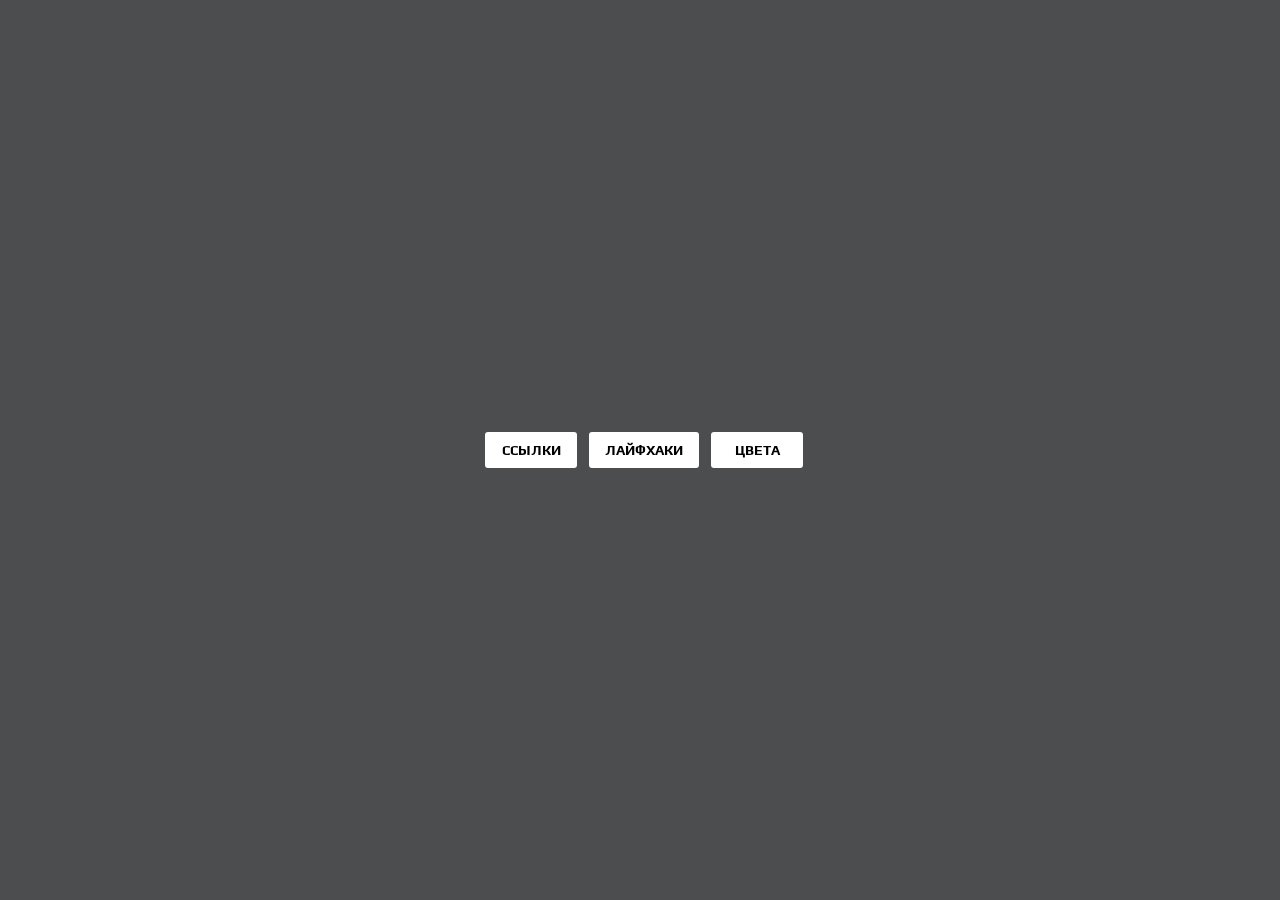
<file: index.html>
<html lang="en">
<head>
	<meta charset="UTF-8">
	<meta name="viewport" content="width=device-width, initial-scale=1.0">
	<title>Главная</title>
	<link rel="stylesheet" href="home.css">
	<link href="fav.png" rel="shortcut icon" type="image/x-icon">
	
</head>
<body>
	



           <div class="menu">
                <a href="/links"target="_blank">Ссылки</a>
                <a href="/lifehacks"target="_blank">Лайфхаки</a>
		<a href="/colors"target="_blank">Цвета</a>
            
            </div>



	
</body>
</html>
</file>
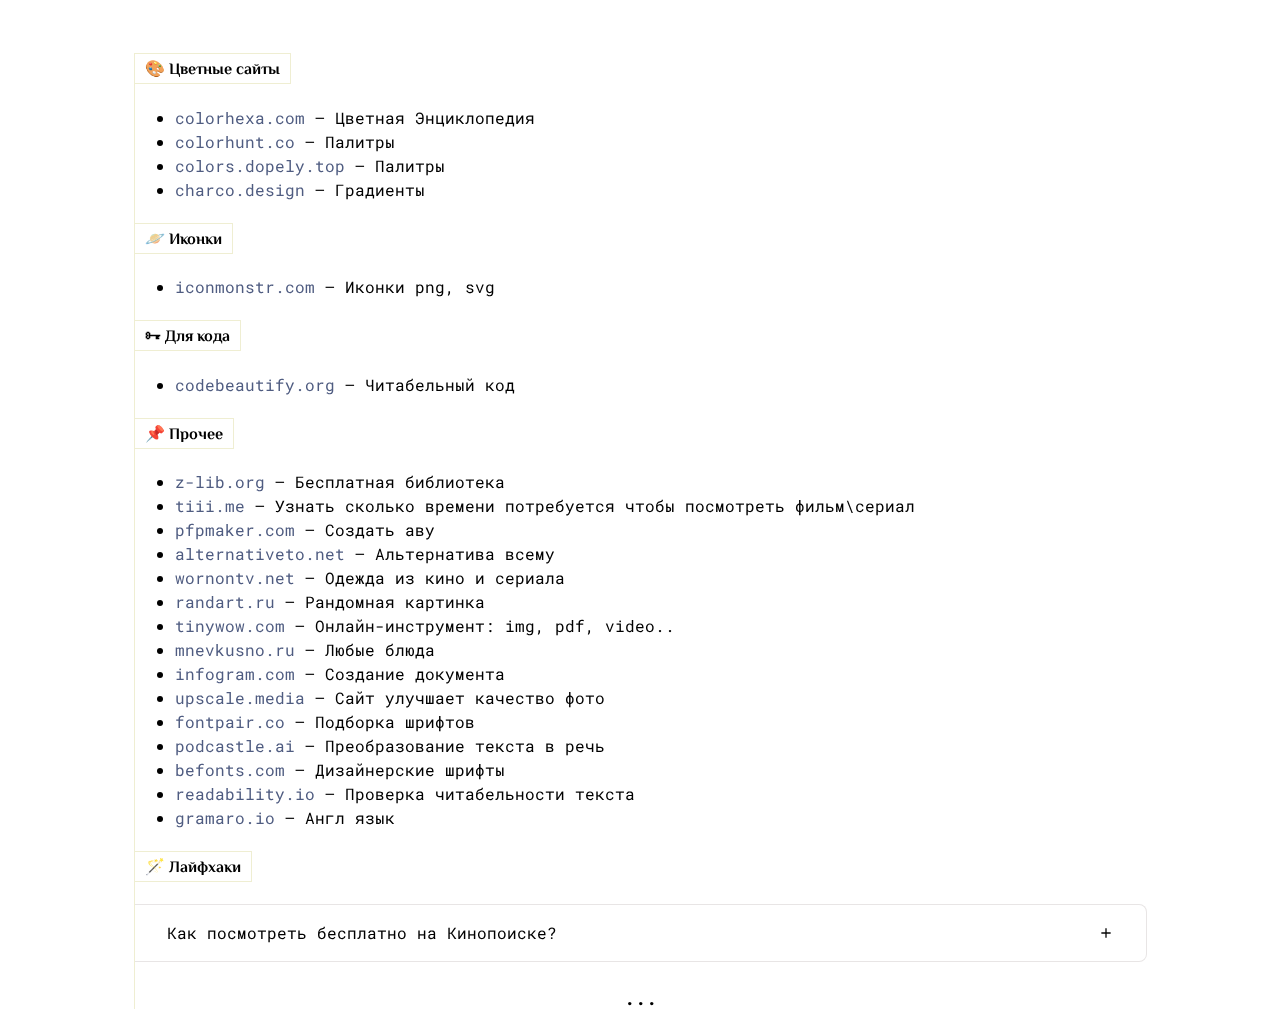
<file: old/index.html>
<html lang="en">
 <head>
  <meta charset="UTF-8">
  <meta name="viewport" content="width=device-width, initial-scale=1.0">
  <title>lab</title>
  <link rel="stylesheet" href="st.css">
  <link href="fav.png" rel="shortcut icon" type="image/x-icon" />
 </head>
 <body>  
  <div class=cc>
   <label class="mode" for="checkbox">
    <input type="checkbox" id="checkbox">
    <span class="ripplelink">
     <span class="material-icons"> nights_stay </span>
    </span>
  </div>
  <div class="container">
	  
   <h4 class="hr"> 🎨 Цветные сайты </h4>
   <ul>
    <li>
     <a href="https://www.colorhexa.com/">colorhexa.com</a> – Цветная Энциклопедия
    </li>
    <li>
     <a href="https://colorhunt.co/">colorhunt.co</a> – Палитры
    </li>
    <li>
     <a href="https://colors.dopely.top/palettes/ZO3rwGQo3hn">colors.dopely.top</a> – Палитры
    </li>
    <li>
     <a href="https://www.charco.design/grads-v2">charco.design</a> – Градиенты
    </li>
   </ul>
   <h4 class="hr"> 🪐 Иконки </h4>
   <ul>
    <li>
     <a href="https://iconmonstr.com/">iconmonstr.com</a> – Иконки png, svg
    </li>
   </ul>
   <h4 class="hr"> 🗝 Для кода </h4>
   <ul>
    <li>
     <a href="https://codebeautify.org/">codebeautify.org</a> – Читабельный код
    </li>
   </ul>
   <h4 class="hr"> 📌 Прочее </h4>
   <ul>
    <li>
     <a href="https://z-lib.org">z-lib.org</a> – Бесплатная библиотека
    </li>
    <li>
     <a href="https://tiii.me/">tiii.me</a> – Узнать сколько времени потребуется чтобы посмотреть фильм\сериал
    </li>
    <li>
     <a href="https://pfpmaker.com/">pfpmaker.com</a> – Создать аву
    </li>
    <li>
     <a href="https://alternativeto.net/">alternativeto.net</a> – Альтернатива всему
    </li>
    <li>
     <a href="https://wornontv.net/">wornontv.net</a> – Одежда из кино и сериала
    </li>
    <li>
     <a href="https://randart.ru">randart.ru</a> – Рандомная картинка
    </li>
    <li>
     <a href="https://tinywow.com/">tinywow.com</a> – Онлайн-инструмент: img, pdf, video..
    </li>
    <li>
     <a href="https://mnevkusno.ru/">mnevkusno.ru </a> – Любые блюда
    </li>
    <li>
     <a href="https://infogram.com/">infogram.com </a> – Создание документа
    </li>
    <li>
     <a href="https://upscale.media/">upscale.media </a> – Сайт улучшает качество фото
    </li>
    <li>
     <a href="https://www.fontpair.co">fontpair.co </a> – Подборка шрифтов
    </li>
    <li>
     <a href="https://podcastle.ai">podcastle.ai </a> – Преобразование текста в речь
    </li>
    <li>
     <a href="https://befonts.com/">befonts.com </a> – Дизайнерские шрифты
    </li>
    <li>
     <a href="http://readability.io/">readability.io </a> – Проверка читабельности текста
    </li>
    <li>
     <a href="https://www.gramaro.io/">gramaro.io </a> – Англ язык
    </li>
   </ul>
 
	  
<h4 class="hr"> 🪄 Лайфхаки </h4>	  
	  
   <div class="toggles">
	<details>
		<summary>Как посмотреть бесплатно на Кинопоиске? </summary>
		<div>
   <p> 1. Заходим на      <a href="https://www.kinopoisk.ru/">Кинопоиск</a>
 </p>
   <p> 2. Выбираем любой фильм\сериал\аниме, например фильм «В погоне за счастьем»  </p>
			<p> 3. Затем убираем  <cite>.RU</cite> и ставим <cite>.GG</cite></p>
			<p><b>До: https://www.kinopoisk<cite>.RU</cite>/film/104938/</b></p>
			<p><b>После: https://www.kinopoisk<cite>.GG</cite>/film/104938/</b></p>
		</div>
	</details>
</div>
   
	    <center>
    <h3> ... </h3>
   </center>
  </div>
  <script>
   /* Тема  */
   const toggleSwitch = document.querySelector('.mode input[type="checkbox"]');
   const currentTheme = localStorage.getItem('theme');
   if (currentTheme) {
    document.documentElement.setAttribute('data-theme', currentTheme);
    if (currentTheme === 'dark') {
     toggleSwitch.checked = true;
    }
   }

   function switchTheme(e) {
    if (e.target.checked) {
     document.documentElement.setAttribute('data-theme', 'dark');
     localStorage.setItem('theme', 'dark');
    } else {
     document.documentElement.setAttribute('data-theme', 'light');
     localStorage.setItem('theme', 'light');
    } 
   }
   toggleSwitch.addEventListener('change', switchTheme, false);
   /* Клик */
   var links = document.querySelectorAll('.ripplelink');
   for (var i = 0, len = links.length; i < len; i++) {
    links[i].addEventListener('click', function(e) {
     var targetEl = e.target;
     var inkEl = targetEl.querySelector('.ink');
     if (inkEl) {
      inkEl.classList.remove('animate');
     } else {
      inkEl = document.createElement('span');
      inkEl.classList.add('ink');
      inkEl.style.width = inkEl.style.height = Math.max(targetEl.offsetWidth, targetEl.offsetHeight) + 'px';
      targetEl.appendChild(inkEl);
     }
     inkEl.style.left = (e.offsetX - inkEl.offsetWidth / 2) + 'px';
     inkEl.style.top = (e.offsetY - inkEl.offsetHeight / 2) + 'px';
     inkEl.classList.add('animate');
    }, false);
   }
  </script>
 </body>
</html>
</file>
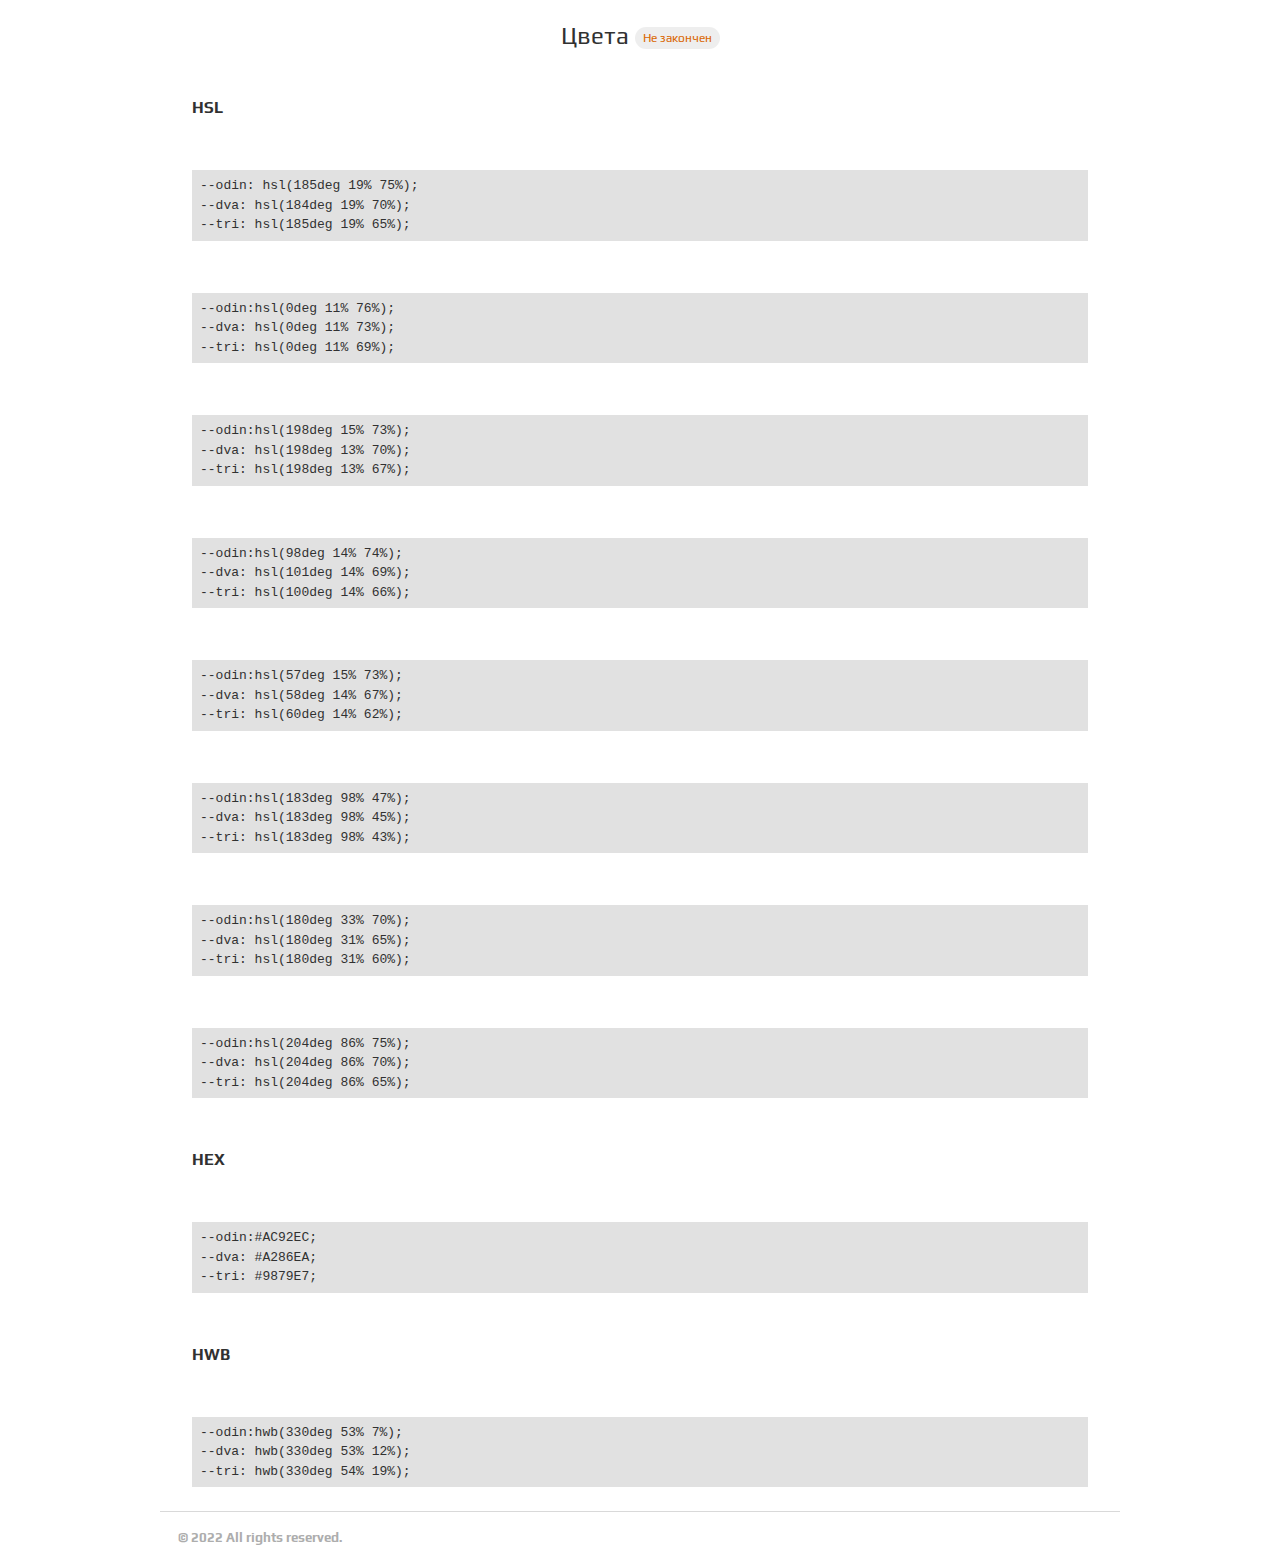
<file: colors.html>
<html lang="en">
<head>
	<meta charset="UTF-8">
	<meta name="viewport" content="width=device-width, initial-scale=1.0">
	<link rel="stylesheet" href="style.css">
	<link rel="stylesheet" href="https://newlab.ga/Font/css/borr-embedded.css">
	<link href="fav.png" rel="shortcut icon" type="image/x-icon">
	<title>Цвета</title>
</head>
<body>
	

	<div class="main">
		<div class="section header">
			<center> <h2> Цвета <span class="status"> <span class="rouge"> Не закончен </span></span> </h2> </center>
		</div>
			<div class="section">
	<strong>HSL</strong>
<br>
<br>
 <span style="color: #b3c9cb;">
                    <span class="icon-circle" data-span=""></span>
          </span>
          <span style="color: #a4bfc1;">
                    <span class="icon-circle" data-span=""></span>
          </span>
          <span style="color: #95b4b7;">
                    <span class="icon-circle" data-span=""></span>
          </span> 

<br>
<code>
  <span> --odin: hsl(185deg 19% 75%);</span>
  <span>--dva: hsl(184deg 19% 70%);</span>
  <span>--tri: hsl(185deg 19% 65%);</span>
</code>
  
  
  <!----->
  
<br>
<span style="color: #c9bbbb;"><span class="icon-circle" data-span=""> </span></span>
<span style="color: #c2b3b3;"><span class="icon-circle" data-span=""></span> </span>
<span style="color: #c2b3b3;"><span class="icon-circle" data-span=""></span> </span>
          </span> 

<br>
<code>
  <span>--odin:hsl(0deg 11% 76%);</span>
  <span>--dva: hsl(0deg 11% 73%);</span>
  <span>--tri: hsl(0deg 11% 69%);</span>
  </code>

<!---->

<br>
<span style="color: #b0bec4"><span class="icon-circle" data-span=""> </span></span>
<span style="color: #a9b6bc;"><span class="icon-circle" data-span=""></span> </span>
<span style="color: #a0afb6;"><span class="icon-circle" data-span=""></span> </span>
          </span> 

<br>
<code>
  <span>--odin:hsl(198deg 15% 73%);</span>
  <span>--dva: hsl(198deg 13% 70%);</span>
  <span>--tri: hsl(198deg 13% 67%);</span>
  </code>

<br>
<span style="color: #bac6b3"><span class="icon-circle" data-span=""> </span></span>
<span style="color: #acbba5;"><span class="icon-circle" data-span=""></span> </span>
<span style="color: #a4b49c;"><span class="icon-circle" data-span=""></span> </span>
          </span> 

<br>
<code>
  <span>--odin:hsl(98deg 14% 74%);</span>
  <span>--dva: hsl(101deg 14% 69%);</span>
  <span>--tri: hsl(100deg 14% 66%);</span>
  </code>

<br>
<span style="color: #c4c3b0;"><span class="icon-circle" data-span=""> </span></span>
<span style="color: #b7b69f;"><span class="icon-circle" data-span=""></span> </span>
<span style="color: #a7a78b;"><span class="icon-circle" data-span=""></span> </span>
          </span> 

<br>
<code>
  <span>--odin:hsl(57deg 15% 73%);</span>
  <span>--dva: hsl(58deg 14% 67%);</span>
  <span>--tri: hsl(60deg 14% 62%);</span>
  </code>

<br>
<span style="color: #02e2ed;"><span class="icon-circle" data-span=""> </span></span>
<span style="color: #02d8e3;"><span class="icon-circle" data-span=""></span> </span>
<span style="color: #02ced9;"><span class="icon-circle" data-span=""></span> </span>
          </span> 

<br>
<code>
  <span>--odin:hsl(183deg 98% 47%);</span>
  <span>--dva: hsl(183deg 98% 45%);</span>
  <span>--tri: hsl(183deg 98% 43%);</span>
  </code>
<br>
<span style="color: #99cccc;"><span class="icon-circle" data-span=""> </span></span>
<span style="color: #8ac1c1;"><span class="icon-circle" data-span=""></span> </span>
<span style="color: #79b9b9;"><span class="icon-circle" data-span=""></span> </span>
          </span> 

<br>
<code>
  <span>--odin:hsl(180deg 33% 70%);</span>
  <span>--dva: hsl(180deg 31% 65%);</span>
  <span>--tri: hsl(180deg 31% 60%);</span>
  </code>
<br>
<span style="color: hsl(204deg 86% 75%);"><span class="icon-circle" data-span=""> </span></span>
<span style="color: hsl(204deg 86% 70%);"><span class="icon-circle" data-span=""></span> </span>
<span style="color: hsl(204deg 86% 65%);"><span class="icon-circle" data-span=""></span> </span>
          </span> 

<br>
<code>
  <span>--odin:hsl(204deg 86% 75%);</span>
  <span>--dva: hsl(204deg 86% 70%);</span>
  <span>--tri: hsl(204deg 86% 65%);</span>
  </code>
<br>
<br>
<strong>HEX</strong>
<br>
<br>
<span style="color: #AC92EC;"><span class="icon-circle" data-span=""> </span></span>
<span style="color: #A286EA;"><span class="icon-circle" data-span=""></span> </span>
<span style="color: #9879E7;"><span class="icon-circle" data-span=""></span> </span>
          </span> 

<br>
<code>
  <span>--odin:#AC92EC;</span>
  <span>--dva: #A286EA;</span>
  <span>--tri: #9879E7;</span>
  </code>

<br>
<br>
<strong>HWB</strong>
<br>
<br>
<span style="color: #ed87ba;"><span class="icon-circle" data-span=""> </span></span>
<span style="color: #e087b4;"><span class="icon-circle" data-span=""></span> </span>
<span style="color: #cf8aac;"><span class="icon-circle" data-span=""></span> </span>
          </span> 

<br>
<code>
  <span>--odin:hwb(330deg 53% 7%);</span>
  <span>--dva: hwb(330deg 53% 12%);</span>
  <span>--tri: hwb(330deg 54% 19%);</span>
  </code>



  		</div>


		<div class="clearfix footer"role="contentinfo">
			<span class="copyright"><a  href="mailto:nwibragim@gmail.com"><i class="icon-mail-alt"></i></a> <h5 style="margin: 0 0 0 10px;">© 2022  All rights reserved.</h5>  <label class="mode" for="checkbox">
    <input type="checkbox" id="checkbox">
    <span class="ripplelink">
     <i class="demo-icon icon-moon-inv"></i>
    </span>
				</label> </span>

		</div>

<style>

code {
    background: var(--code);
    display: block;
    margin: 2px 0;
    overflow-x: auto;
    padding: 6px 8px 6px;
    position: relative;
    word-break: break-all;
}

code span {
    display: list-item;
}
</style>


		 <script>
   /* Тема  */
   const toggleSwitch = document.querySelector('.mode input[type="checkbox"]');
   const currentTheme = localStorage.getItem('theme');
   if (currentTheme) {
    document.documentElement.setAttribute('data-theme', currentTheme);
    if (currentTheme === 'dark') {
     toggleSwitch.checked = true;
    }
   }

   function switchTheme(e) {
    if (e.target.checked) {
     document.documentElement.setAttribute('data-theme', 'dark');
     localStorage.setItem('theme', 'dark');
    } else {
     document.documentElement.setAttribute('data-theme', 'light');
     localStorage.setItem('theme', 'light');
    } 
   }
   toggleSwitch.addEventListener('change', switchTheme, false);
   /* Клик */
   var links = document.querySelectorAll('.ripplelink');
   for (var i = 0, len = links.length; i < len; i++) {
    links[i].addEventListener('click', function(e) {
     var targetEl = e.target;
     var inkEl = targetEl.querySelector('.ink');
     if (inkEl) {
      inkEl.classList.remove('animate');
     } else {
      inkEl = document.createElement('span');
      inkEl.classList.add('ink');
      inkEl.style.width = inkEl.style.height = Math.max(targetEl.offsetWidth, targetEl.offsetHeight) + 'px';
      targetEl.appendChild(inkEl);
     }
     inkEl.style.left = (e.offsetX - inkEl.offsetWidth / 2) + 'px';
     inkEl.style.top = (e.offsetY - inkEl.offsetHeight / 2) + 'px';
     inkEl.classList.add('animate');
    }, false);
   }
  </script>
	</div>
	
</body>
</html>
</file>
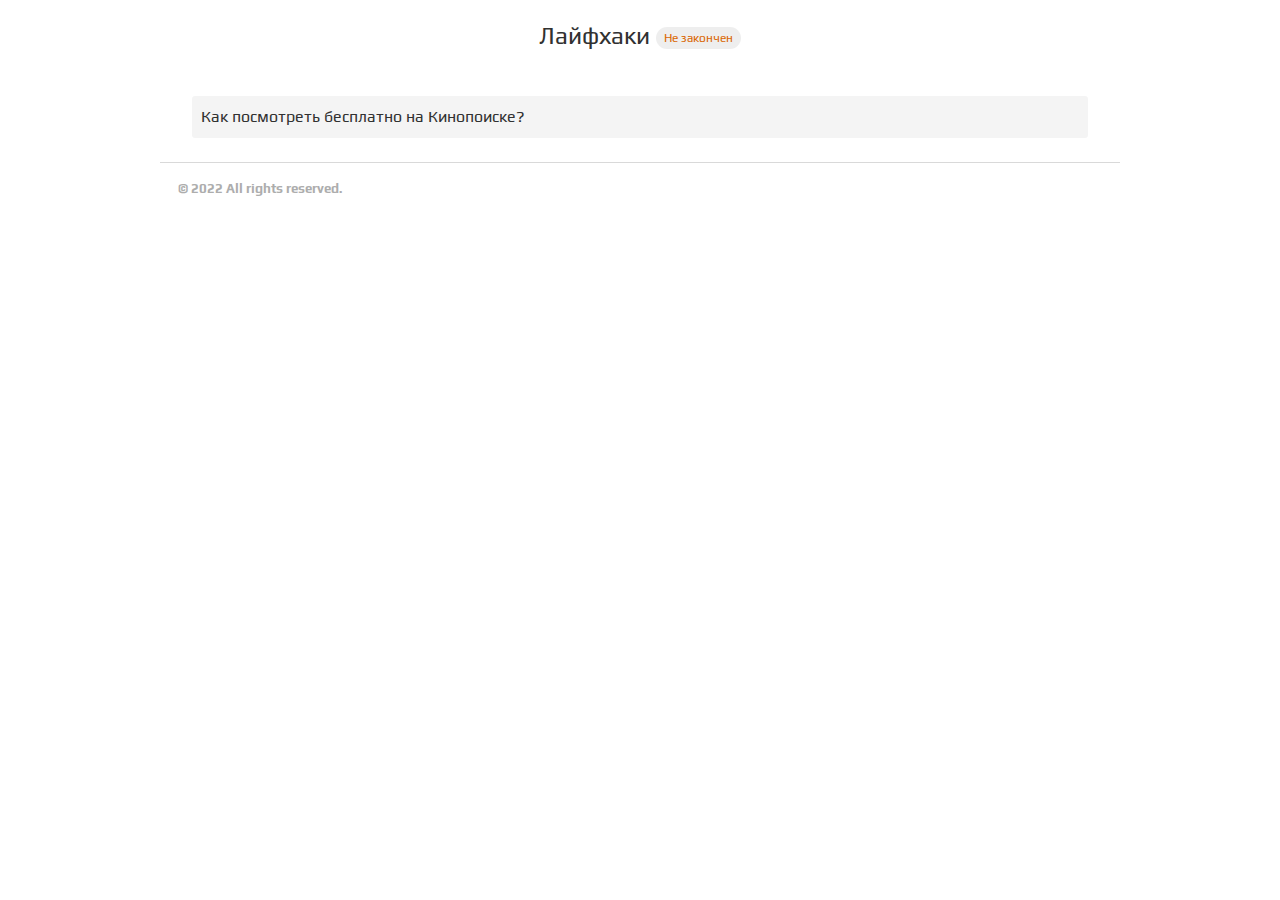
<file: lifehacks.html>
<html lang="en">
<head>
	<meta charset="UTF-8">
	<meta name="viewport" content="width=device-width, initial-scale=1.0">
	<link rel="stylesheet" href="style.css">
	<link rel="stylesheet" href="https://newlab.ga/Font/css/borr-embedded.css">
	<link href="fav.png" rel="shortcut icon" type="image/x-icon">
	<title>Лайфхаки</title>
</head>
<body>
	
  

	<div class="main">
		<div class="section header">
			<center> <h2> Лайфхаки <span class="status"> <span class="rouge"> Не закончен </span></span> </h2> </center>
		</div>
			<div class="section">

		<div class="toggles">
	<details>
		<summary>Как посмотреть бесплатно на Кинопоиске? </summary>
		<div>
   <p> 1. Заходим на      <a href="https://www.kinopoisk.ru/">Кинопоиск</a>
 </p>
   <p> 2. Выбираем любой фильм\сериал\аниме, например фильм «В погоне за счастьем»  </p>
			<p> 3. Затем убираем  <cite>.RU</cite> и ставим <cite>.GG</cite></p>
			<p><b>До: https://www.kinopoisk<cite>.RU</cite>/film/104938/</b></p>
			<p><b>После: https://www.kinopoisk<cite>.GG</cite>/film/104938/</b></p>
		</div>
	</details>
</div>


  		</div>


		<div class="clearfix footer"role="contentinfo">
			<span class="copyright"><a  href="mailto:nwibragim@gmail.com"><i class="icon-mail-alt"></i></a> <h5 style="margin: 0 0 0 10px;">© 2022  All rights reserved.</h5>  <label class="mode" for="checkbox">
    <input type="checkbox" id="checkbox">
    <span class="ripplelink">
     <i class="demo-icon icon-moon-inv"></i>
    </span>
</label> </span>

		</div>



		 <script>
   /* Тема  */
   const toggleSwitch = document.querySelector('.mode input[type="checkbox"]');
   const currentTheme = localStorage.getItem('theme');
   if (currentTheme) {
    document.documentElement.setAttribute('data-theme', currentTheme);
    if (currentTheme === 'dark') {
     toggleSwitch.checked = true;
    }
   }

   function switchTheme(e) {
    if (e.target.checked) {
     document.documentElement.setAttribute('data-theme', 'dark');
     localStorage.setItem('theme', 'dark');
    } else {
     document.documentElement.setAttribute('data-theme', 'light');
     localStorage.setItem('theme', 'light');
    } 
   }
   toggleSwitch.addEventListener('change', switchTheme, false);
   /* Клик */
   var links = document.querySelectorAll('.ripplelink');
   for (var i = 0, len = links.length; i < len; i++) {
    links[i].addEventListener('click', function(e) {
     var targetEl = e.target;
     var inkEl = targetEl.querySelector('.ink');
     if (inkEl) {
      inkEl.classList.remove('animate');
     } else {
      inkEl = document.createElement('span');
      inkEl.classList.add('ink');
      inkEl.style.width = inkEl.style.height = Math.max(targetEl.offsetWidth, targetEl.offsetHeight) + 'px';
      targetEl.appendChild(inkEl);
     }
     inkEl.style.left = (e.offsetX - inkEl.offsetWidth / 2) + 'px';
     inkEl.style.top = (e.offsetY - inkEl.offsetHeight / 2) + 'px';
     inkEl.classList.add('animate');
    }, false);
   }
  </script>
	</div>
	
</body>
</html>
</file>
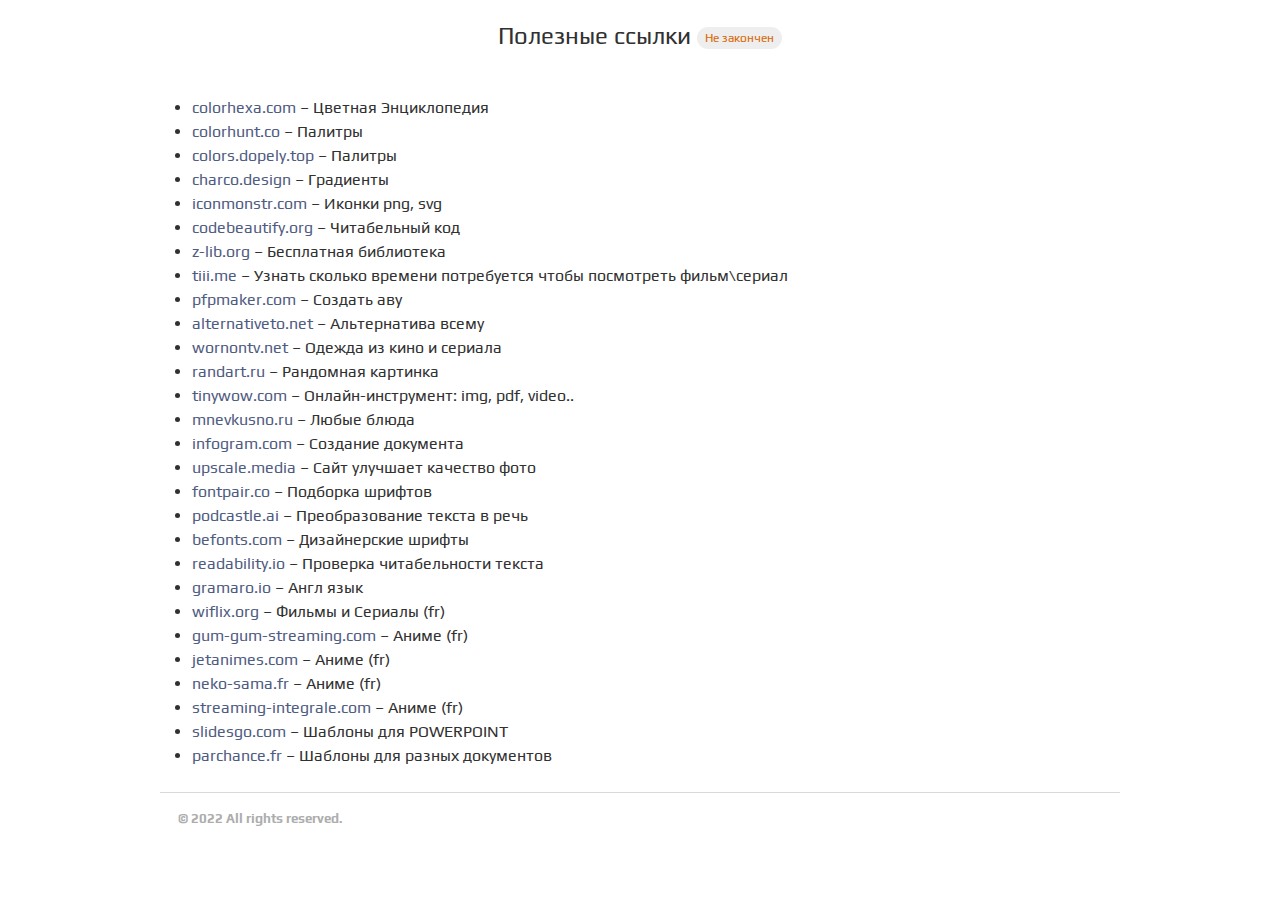
<file: links.html>
<html lang="en">
<head>
	<meta charset="UTF-8">
	<meta name="viewport" content="width=device-width, initial-scale=1.0">
	<link rel="stylesheet" href="style.css">
	<link rel="stylesheet" href="https://newlab.ga/Font/css/borr-embedded.css">
	<link href="fav.png" rel="shortcut icon" type="image/x-icon">
	<title>Полезные ссылки</title>
</head>
<body>
	

	<div class="main">
		<div class="section header">
			<center> <h2> Полезные ссылки <span class="status"> <span class="rouge"> Не закончен </span></span> </h2> </center>
		</div>
			<div class="section">
		<ul>
    <li>
     <a href="https://www.colorhexa.com/">colorhexa.com</a> – Цветная Энциклопедия
    </li>
    <li>
     <a href="https://colorhunt.co/">colorhunt.co</a> – Палитры
    </li>
    <li>
     <a href="https://colors.dopely.top/palettes/ZO3rwGQo3hn">colors.dopely.top</a> – Палитры
    </li>
    <li>
     <a href="https://www.charco.design/grads-v2">charco.design</a> – Градиенты
    </li>
    <li>
     <a href="https://iconmonstr.com/">iconmonstr.com</a> – Иконки png, svg
    </li>
    <li>
     <a href="https://codebeautify.org/">codebeautify.org</a> – Читабельный код
    </li>
    <li>
     <a href="https://z-lib.org">z-lib.org</a> – Бесплатная библиотека
    </li>
    <li>
     <a href="https://tiii.me/">tiii.me</a> – Узнать сколько времени потребуется чтобы посмотреть фильм\сериал
    </li>
    <li>
     <a href="https://pfpmaker.com/">pfpmaker.com</a> – Создать аву
    </li>
    <li>
     <a href="https://alternativeto.net/">alternativeto.net</a> – Альтернатива всему
    </li>
    <li>
     <a href="https://wornontv.net/">wornontv.net</a> – Одежда из кино и сериала
    </li>
    <li>
     <a href="https://randart.ru">randart.ru</a> – Рандомная картинка
    </li>
    <li>
     <a href="https://tinywow.com/">tinywow.com</a> – Онлайн-инструмент: img, pdf, video..
    </li>
    <li>
     <a href="https://mnevkusno.ru/">mnevkusno.ru </a> – Любые блюда
    </li>
    <li>
     <a href="https://infogram.com/">infogram.com </a> – Создание документа
    </li>
    <li>
     <a href="https://upscale.media/">upscale.media </a> – Сайт улучшает качество фото
    </li>
    <li>
     <a href="https://www.fontpair.co">fontpair.co </a> – Подборка шрифтов
    </li>
    <li>
     <a href="https://podcastle.ai">podcastle.ai </a> – Преобразование текста в речь
    </li>
    <li>
     <a href="https://befonts.com/">befonts.com </a> – Дизайнерские шрифты
    </li>
    <li>
     <a href="http://readability.io/">readability.io </a> – Проверка читабельности текста
    </li>
    <li>
     <a href="https://www.gramaro.io/">gramaro.io </a> – Англ язык
    </li>
			<li>
     <a href="https://www.wiflix.org/">wiflix.org </a> – Фильмы и Сериалы (fr)
    </li>
			<li>
     <a href="https://gum-gum-streaming.com/">gum-gum-streaming.com </a> – Аниме (fr)
    </li>
			<li>
     <a href="https://wvw.jetanimes.com  ">jetanimes.com </a> – Аниме (fr)
    </li>
			<li>
     <a href="https://www.neko-sama.fr/  ">neko-sama.fr </a> – Аниме (fr)
    </li>
			<li>
     <a href="https://streaming-integrale.com/   ">streaming-integrale.com</a> – Аниме (fr)
    </li>
						<li>
     <a href="https://slidesgo.com/   ">slidesgo.com</a> – Шаблоны для POWERPOINT
    </li>
			</li>
						<li>
     <a href="http://www.parchance.fr/   ">parchance.fr</a> – Шаблоны для разных документов 
    </li>
   </ul>

  		</div>


		<div class="clearfix footer"role="contentinfo">
			<span class="copyright"><a  href="mailto:nwibragim@gmail.com"><i class="icon-mail-alt"></i></a> <h5 style="margin: 0 0 0 10px;">© 2022  All rights reserved.</h5>  <label class="mode" for="checkbox">
    <input type="checkbox" id="checkbox">
    <span class="ripplelink">
     <i class="demo-icon icon-moon-inv"></i>
    </span>
				</label> </span>

		</div>




		 <script>
   /* Тема  */
   const toggleSwitch = document.querySelector('.mode input[type="checkbox"]');
   const currentTheme = localStorage.getItem('theme');
   if (currentTheme) {
    document.documentElement.setAttribute('data-theme', currentTheme);
    if (currentTheme === 'dark') {
     toggleSwitch.checked = true;
    }
   }

   function switchTheme(e) {
    if (e.target.checked) {
     document.documentElement.setAttribute('data-theme', 'dark');
     localStorage.setItem('theme', 'dark');
    } else {
     document.documentElement.setAttribute('data-theme', 'light');
     localStorage.setItem('theme', 'light');
    } 
   }
   toggleSwitch.addEventListener('change', switchTheme, false);
   /* Клик */
   var links = document.querySelectorAll('.ripplelink');
   for (var i = 0, len = links.length; i < len; i++) {
    links[i].addEventListener('click', function(e) {
     var targetEl = e.target;
     var inkEl = targetEl.querySelector('.ink');
     if (inkEl) {
      inkEl.classList.remove('animate');
     } else {
      inkEl = document.createElement('span');
      inkEl.classList.add('ink');
      inkEl.style.width = inkEl.style.height = Math.max(targetEl.offsetWidth, targetEl.offsetHeight) + 'px';
      targetEl.appendChild(inkEl);
     }
     inkEl.style.left = (e.offsetX - inkEl.offsetWidth / 2) + 'px';
     inkEl.style.top = (e.offsetY - inkEl.offsetHeight / 2) + 'px';
     inkEl.classList.add('animate');
    }, false);
   }
  </script>
	</div>
	
</body>
</html>
</file>
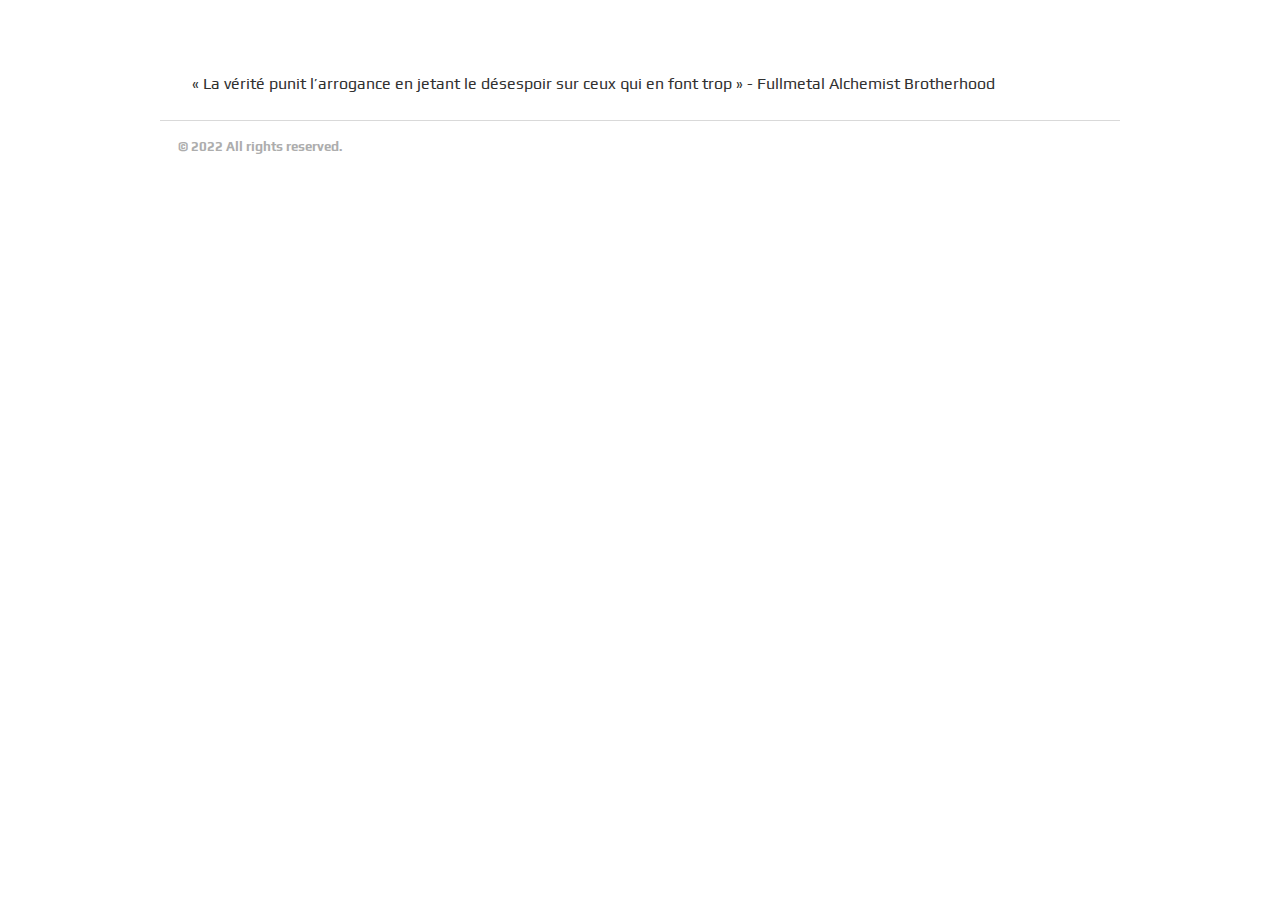
<file: q.html>
<html lang="en">
<head>
	<meta charset="UTF-8">
	<meta name="viewport" content="width=device-width, initial-scale=1.0">
	<link rel="stylesheet" href="style.css">
	<link rel="stylesheet" href="https://newlab.ga/Font/css/borr-embedded.css">
	<link href="fav.png" rel="shortcut icon" type="image/x-icon">
	<title>Quotes</title>
</head>
<body>
	

	<div class="main">
		<div class="section header">
		</div>
			<div class="section">
    <p>
     « La vérité punit l’arrogance en jetant le désespoir sur ceux qui en font trop » - Fullmetal Alchemist Brotherhood
    </p>
  

  		</div>


		<div class="clearfix footer"role="contentinfo">
			<span class="copyright"><a  href="mailto:nwibragim@gmail.com"><i class="icon-mail-alt"></i></a> <h5 style="margin: 0 0 0 10px;">© 2022  All rights reserved.</h5>  <label class="mode" for="checkbox">
    <input type="checkbox" id="checkbox">
    <span class="ripplelink">
     <i class="demo-icon icon-moon-inv"></i>
    </span>
				</label> </span>

		</div>




		 <script>
   /* Тема  */
   const toggleSwitch = document.querySelector('.mode input[type="checkbox"]');
   const currentTheme = localStorage.getItem('theme');
   if (currentTheme) {
    document.documentElement.setAttribute('data-theme', currentTheme);
    if (currentTheme === 'dark') {
     toggleSwitch.checked = true;
    }
   }

   function switchTheme(e) {
    if (e.target.checked) {
     document.documentElement.setAttribute('data-theme', 'dark');
     localStorage.setItem('theme', 'dark');
    } else {
     document.documentElement.setAttribute('data-theme', 'light');
     localStorage.setItem('theme', 'light');
    } 
   }
   toggleSwitch.addEventListener('change', switchTheme, false);
   /* Клик */
   var links = document.querySelectorAll('.ripplelink');
   for (var i = 0, len = links.length; i < len; i++) {
    links[i].addEventListener('click', function(e) {
     var targetEl = e.target;
     var inkEl = targetEl.querySelector('.ink');
     if (inkEl) {
      inkEl.classList.remove('animate');
     } else {
      inkEl = document.createElement('span');
      inkEl.classList.add('ink');
      inkEl.style.width = inkEl.style.height = Math.max(targetEl.offsetWidth, targetEl.offsetHeight) + 'px';
      targetEl.appendChild(inkEl);
     }
     inkEl.style.left = (e.offsetX - inkEl.offsetWidth / 2) + 'px';
     inkEl.style.top = (e.offsetY - inkEl.offsetHeight / 2) + 'px';
     inkEl.classList.add('animate');
    }, false);
   }
  </script>
	</div>
	
</body>
</html>
</file>
<file: home.css>
@import url('https://fonts.googleapis.com/css2?family=Play:wght@400;700&display=swap');

:root {

    --cover: url(https://randart.ru/art/borr/wall/);
    --bg: hsl(225deg 6% 13% / 80%);
    --text: black;
    --button: #ffffff;
    --button-hv: #ffeb00;
    --mode: white;
    --ripple: #c3c3c3d1;
    --facade:#ffffff14;
    --rounded: 10em;

}





* {
  box-sizing: border-box;
  padding: 0;
  margin: 0;
}


html {
  -webkit-text-size-adjust: 100%;
  font-family: 'Play', sans-serif;
  line-height: 1.15;
}


a {
    color: var(--text);
    text-decoration: none;
    transition: color 150ms ease;
}


body>* {
    margin-left: 1em;
}


body {
    background: var(--cover) center;
    color: var(--text);
    display: flex;
    justify-content: center;
    align-items: center;
    background-size: cover;
    height: 100%;
    width: 100%;
    padding: 0;
    margin: 0;
    background-attachment: fixed;
}



body:after {
    background: var(--bg);
    position: fixed;
    width: 100%;
    height: 100%;
    content: '';
    left: 0;
    right: 0;
    top: 0;
    bottom: 0;
     z-index: -1;
}


/* Меню  */


li {
    list-style: none;
}



 .menu a:hover {
    background: var(--button-hv);
    margin-top: 0.2em;
}


.menu a {
    display: inline-block;
    vertical-align: top;
    min-width: 92px;
    padding: 0.375rem 1rem;
    margin: 0.375rem 0.5rem 0.375rem 0;
    background: var(--button);
    border: 0;
    border-radius: 3px;
    font-size: .875rem;
    font-weight: bold;
    line-height: 1.5rem;
    text-align: center;
    text-decoration: none;
    text-transform: uppercase;
    transition: .2s all;
    user-select: none;
}
</file>
<file: old/st.css>
@import url("https://fonts.googleapis.com/icon?family=Material+Icons");
@import url('https://fonts.googleapis.com/css2?family=El+Messiri:wght@400;500;600;700&family=Roboto+Mono:ital,wght@0,100;0,200;0,300;0,400;0,500;1,100;1,200;1,300;1,400;1,500&display=swap');


:root {
    --cover: url('https://randart.ru/art/Fujita/cover/');
    --bg: white;
    --font-color: black;
    --font: 'Roboto Mono', monospace;
    --font-h4:'El Messiri', sans-serif;
   /*--font: -apple-system, BlinkMacSystemFont, "Segoe UI", Helvetica, Arial, sans-serif, "Apple Color Emoji", "Segoe UI Emoji", "Segoe UI Symbol";*/
    --btn: #5f5f5f;
    --ripple: #c3c3c3d1;
    --rounded: 10em;
    --link: #4f5c81; 
    --link-hover:#b70000;
    --hr: #d1ce7b57;
    --cite:red;
    --spoil:#e8e5e5;
 
}

[data-theme="dark"] {
    --bg: #202124f6;
    --font-color: white;
    --btn: whitesmoke;
    --link: #ebe3bb; 
    --link-hover: #78ffd6;
    --hr: #bac3ff63;
    --cite:greenyellow;
    --spoil:#5a69778a;
}

body {
        /*background: var(--cover);*/
        color: var(--font-color);
        background-size: cover;
        background-attachment: fixed;
}

body:after {
    background: var(--bg);
    position: fixed;
    width: 100%;
    height: 100%;
    content: '';
    left: 0;
    right: 0;
    top: 0;
    bottom: 0;
}


a {
    text-decoration:none;
    transition: 1.2s all;
}

a {
    color: var(--link);
}

 a:hover {
    color: var(--link-hover);
}

cite {
    color: var(--cite);
    font-style: normal;
}

.container {
    max-width: 1012px;
    margin-right: auto;
    margin-left: auto;
    font-family: var(--font);
    font-size: 16px;
    line-height: 1.5;
    word-wrap: break-word;
    z-index: 111;
    position: relative;
    border-left: 1px solid var(--hr);
}

.container h3 {
        margin-top: 24px;
        margin-bottom: 16px;
        font-weight: 600;
        line-height: 1.25;
}

.cc {
    width: 30px;
    position: relative;
    z-index: 111;
}

.mode input#checkbox {
        display: none;
}

label.mode {
        color: var(--btn);
        cursor: pointer;
        user-select: none;
}



/* Ripple */

.animate {
        animation: ripple 0.65s linear;
}

@keyframes ripple {
        100% {
                opacity: 0;
                transform: scale(2.5);
        }
}

.ripplelink {
    display: block;
    position: relative;
    overflow: hidden;
    transition: all 0.4s ease;
    z-index: 0;
    text-align: center;
    border-radius: var(--rounded);
}

.ink {
        display: block;
        position: absolute;
        background: var(--ripple);
        border-radius: 100%;
        transform: scale(0);
}

.hr {
    border: var(--hr) 1px solid;
    width: max-content;
    text-align: center;
    padding: 5px 10px 0 10px;
    border-left: 0;
}

h4 {
    font-family:var(--font-h4);
}

/* spoils */


 .toggles {
	 color: var(--font-color);
}
 .toggles details {
	 margin-bottom: 0.75rem;
}
 .toggles details > div {
	 margin-left: 2rem;
	 padding: 1rem 0;
}
.toggles details summary {
    border: 1px solid var(--spoil);
    padding: 1rem 2rem;
    cursor: pointer;
    list-style: none;
    outline: none;
    position: relative;
    transition: color 0.2s;
    border-left: 0;
    border-radius: 0 8px 8px 0;
}
 .toggles details summary::-webkit-details-marker {
	 display: none;
}
 .toggles details summary::before {
	 content: "\e145";
	 font-family: 'Material Icons';
	 position: absolute;
	 top: 50%;
	 right: 2rem;
	 transform: translateY(-50%);
}


 .toggles details[open] summary::before {
	 content: "\e15b";
}
</file>
<file: style.css>
@import url('https://fonts.googleapis.com/css2?family=Play:wght@400;700&display=swap');

:root {
	--bg:white;
	--hovered:;
	--text:#313131;
	--link:#4f5c81;
	--link-hover:#b70000;
	--border:#d9d9d9;
	--status:#e0e0e08a;
	--copyright:#adadad;
	--rounded: 10em;
	--ripple: #c3c3c3d1;
	--rouge:#da6702;
	--vert:#128a27;
	--spoil: #f4f4f4;
	--cite: red;
	--code:#e1e1e1;
}


[data-theme="dark"] {
    --bg: #202124f6;
    --text: white;
    --link: #ebe3bb; 
    --link-hover: #78ffd6;
    --spoil:#5a69778a;
    --border:#00000036;
    --status:#494949;
    --copyright:#f7f7f7;
    --ripple: #c3c3c3d1;
    --rouge:#e1b676;
    --vert:#6dde9a;
    --cite: greenyellow;
    --code:#1f1f23;
}



* {
  box-sizing: border-box;
  padding: 0;
  margin: 0;
}


html {
  -webkit-text-size-adjust: 100%;
  font-family: 'Play', sans-serif;
  color: var(--text);
  line-height: 1.15;
}

 body {
 	background-color: var(--bg);
 }
/* Текст  */

h1, h2 {
    font-weight: 500;
    line-height: 1;

}

.header h1 {
    font-size: 2.5rem;
}

/* Ссылка   */

a {
    color: var(--link);
    text-decoration: none;
    transition: color 150ms ease;
}
a:hover {
	color: var(--link-hover);
}

cite {
    color: var(--cite);
    font-style: normal;
}

/* Страница  */

.main {
	  line-height: 1.5;
    word-wrap: break-word;
}


.section {
    max-width: 60rem;
    margin: 0 auto 1.5rem;
    padding: 1.5rem 2rem 0;
}

/* Тема  */

label.mode {
    cursor: pointer;
    user-select: none;
    margin-left: auto;
}

.mode input#checkbox {
    display: none;
}


/* ripple */


.animate {
        animation: ripple 0.65s linear;
}

@keyframes ripple {
        100% {
                opacity: 0;
                transform: scale(2.5);
        }
}

.ripplelink {
    position: relative;
    overflow: hidden;
    transition: all 0.4s ease;
    z-index: 0;
    border-radius: var(--rounded);
    width: 30px;
    height: 30px;
    display: inline-flex;
    align-items: center;
    justify-content: center;
    font-size: 1.2em;
}

.ink {
        display: block;
        position: absolute;
        background: var(--ripple);
        border-radius: var(--rounded);
        transform: scale(0);
}

/* статус  */

.rouge {
	color: var(--rouge);
}

.vert {
	color: var(--vert);
}

.status {
    background-color: var(--status);
    border-radius: 1.25rem;
    font-size: .75rem;
    padding: 0.25rem 0.5rem;
    height: 4.5rem;
    white-space: nowrap;
    vertical-align: middle;
}


/* spoils */


 .toggles {
	 color: var(--text);
}
 .toggles details {
	 margin-bottom: 0.75rem;
}
 .toggles details > div {
	 margin-left: 2rem;
	 padding: 1rem 0;
}
.toggles details summary {
    padding: 0.575em;
    cursor: pointer;
    list-style: none;
    outline: none;
    position: relative;
    transition: color 0.2s;
    background: var(--spoil);
    border-radius: 0.2em;
}
 .toggles details summary::-webkit-details-marker {
	 display: none;
}
 .toggles details summary::before {
	 content: "\e82d";
	 font-family: 'borr';
	 position: absolute;
	 top: 50%;
	 right: 2rem;
	 transform: translateY(-50%);
}


 .toggles details[open] summary::before {
	 content: "\e82f";
}
 


/* подвал  */

.footer {
    border-top: 1px solid var(--border);
    max-width: 60rem;
    margin: 0 auto;
}

.copyright, .copyright a  {
	display: flex;
	color:var(--copyright);
}

.copyright {
    margin-top: 0.5em;
    padding: 0.5em;
}


.clearfix:after {
    content: "";
    display: table;
    clear: both;
}
</file>
